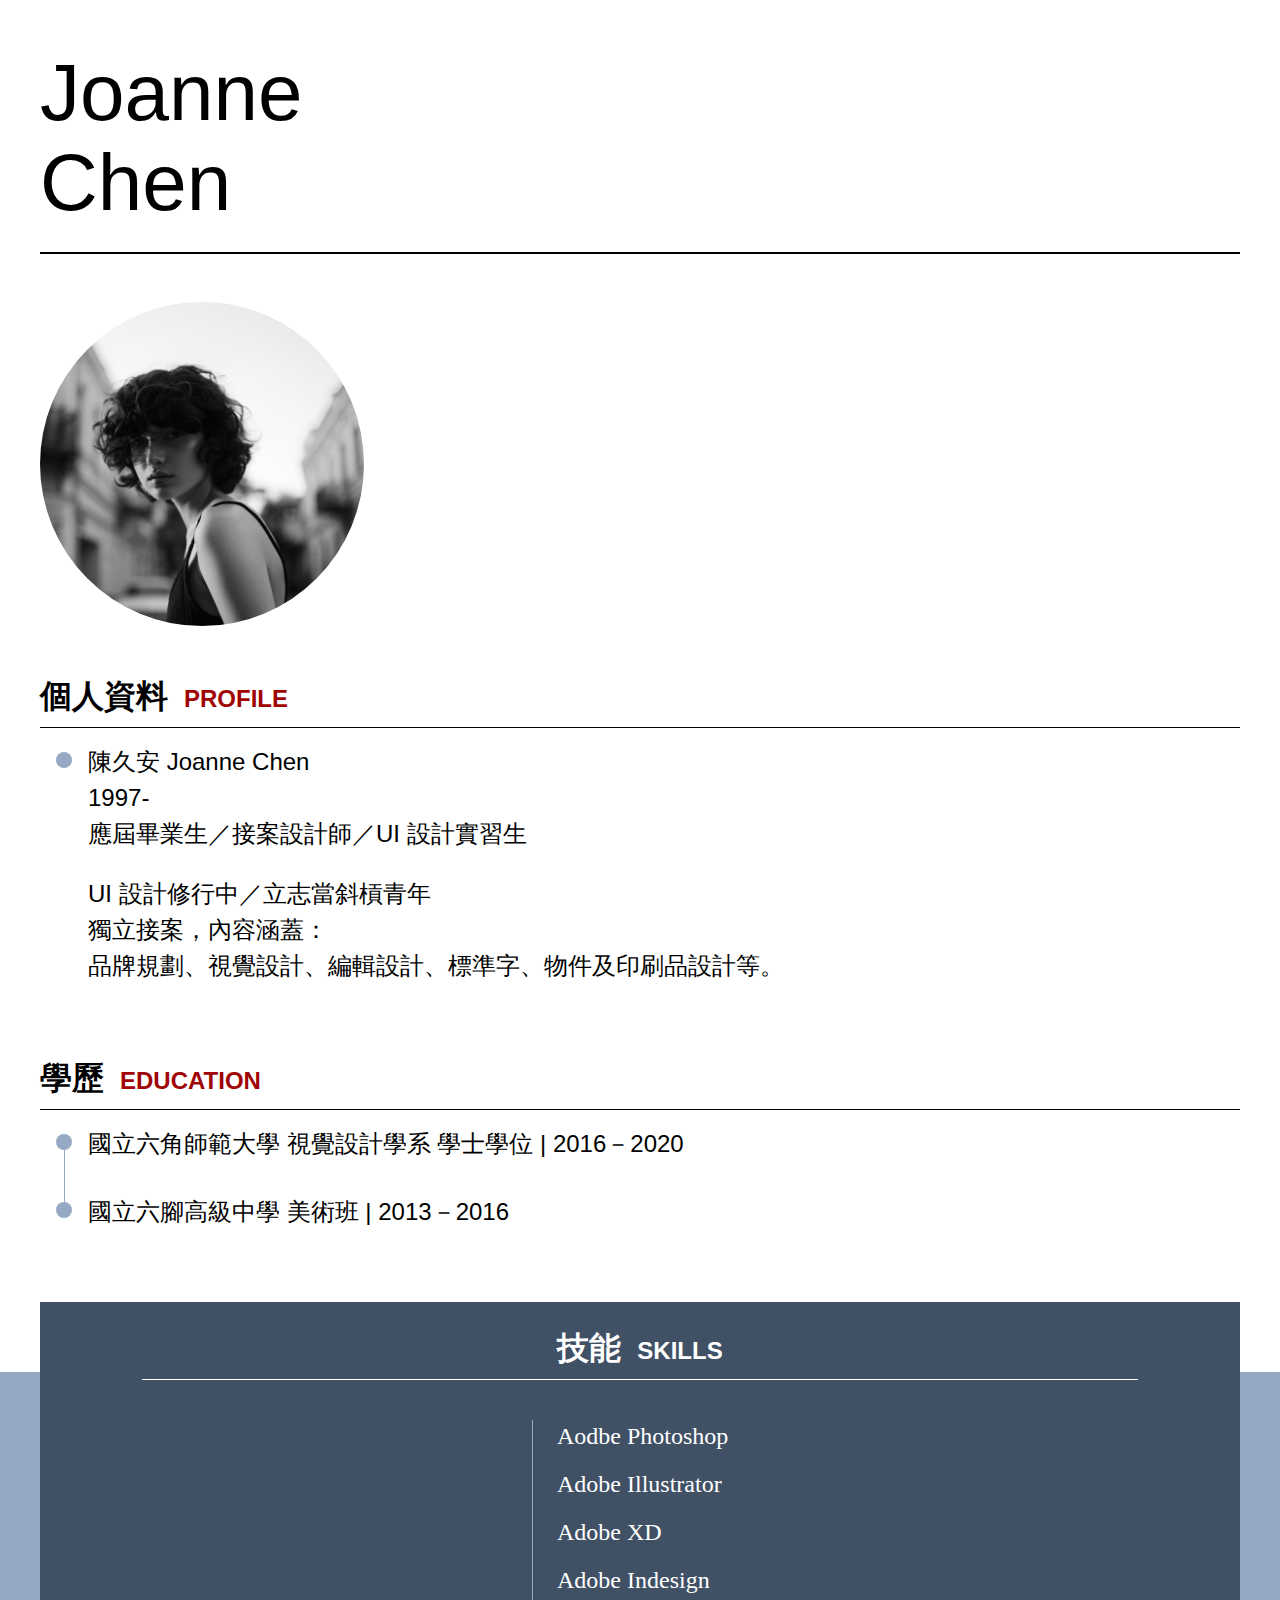
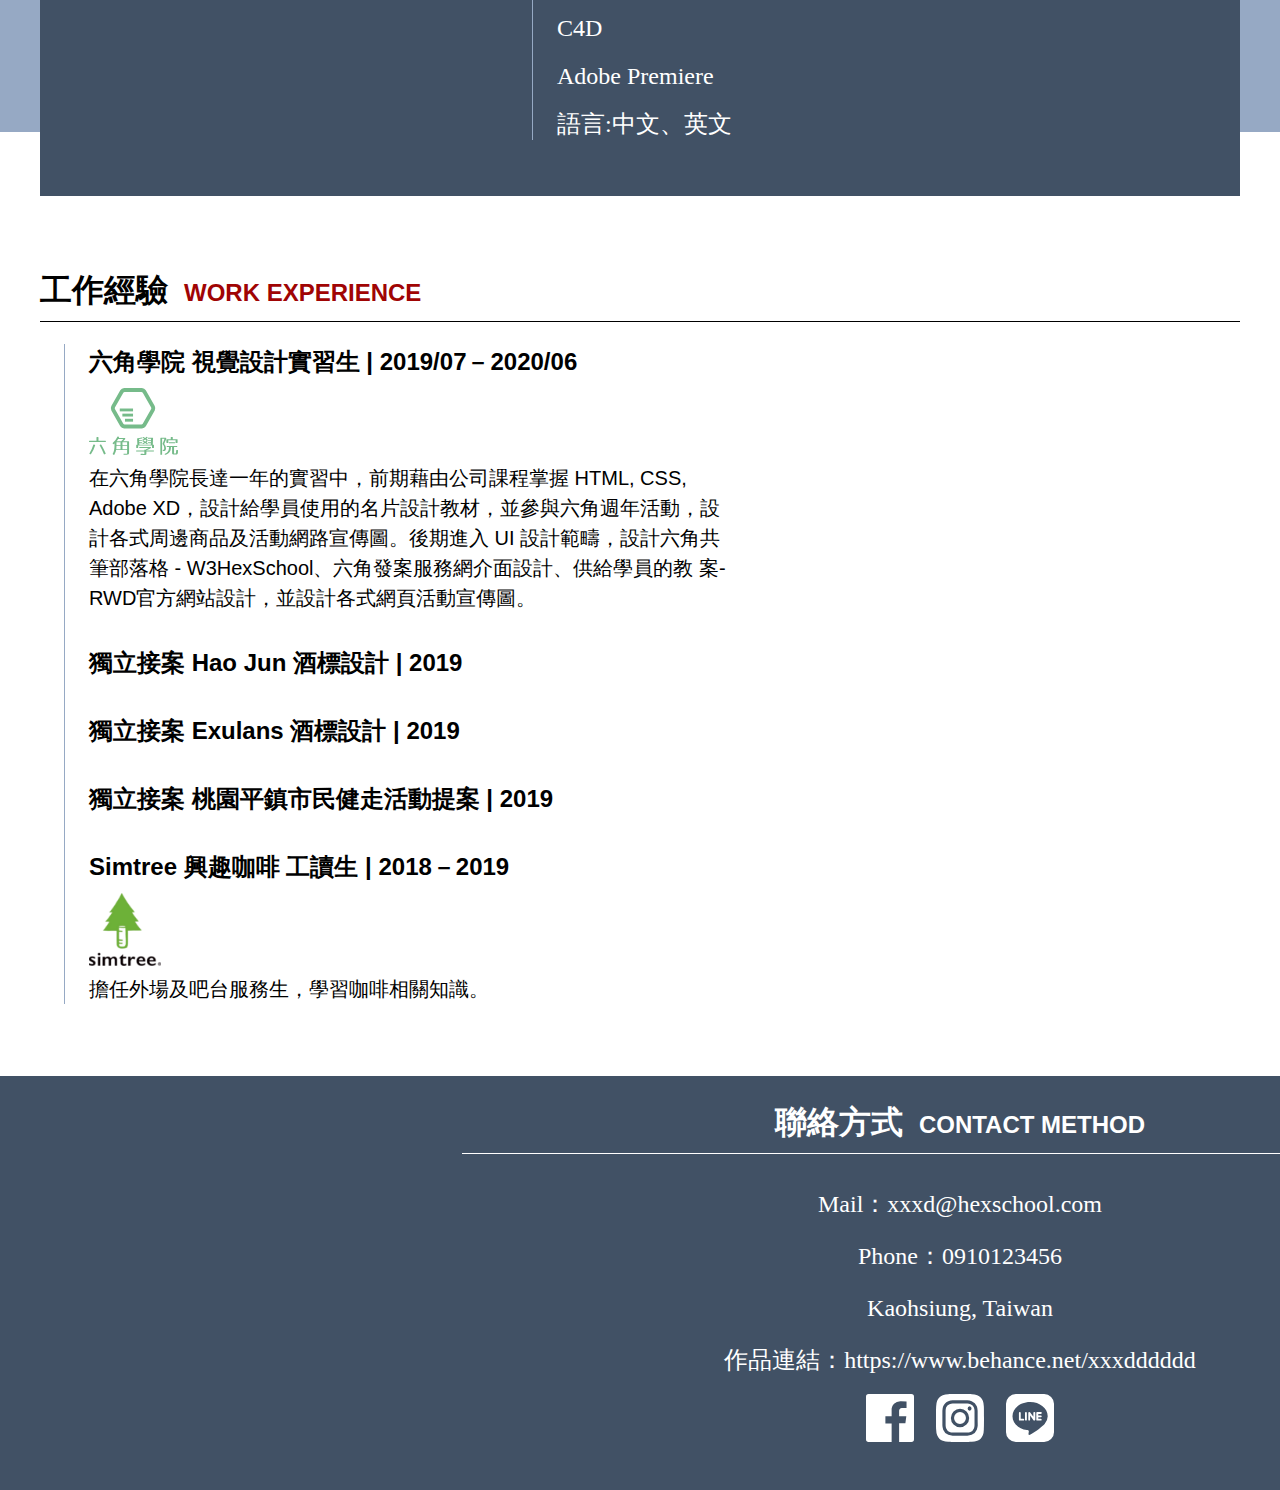
<file: week1-resume/index.html>
<!DOCTYPE html>
<html lang="en">

<head>
  <meta charset="UTF-8">
  <meta name="viewport" content="width=device-width, initial-scale=1.0">
  <title>Resume</title>
  <link rel="stylesheet" href="css/style.css">
</head>

<body>
  <div class="wrap">
    <!-- --------------------- header--------------------- -->
    <div class="header container mb-48">
      <h1>Joanne<br>Chen</h1>
      <img src="img/photo.png" alt="">
    </div>

    <!-- --------------------- profile--------------------- -->
    <div class="profile container">
      <h2 class="title">個人資料<span>PROFILE</span></h2>
      <ul class="pro-content">
        <li class="pro-info mb-48">
          <p>陳久安 Joanne Chen<br>1997-<br>應屆畢業生／接案設計師／UI 設計實習生</p>
          <p>UI 設計修行中／立志當斜槓青年<br>獨立接案，內容涵蓋：<br>品牌規劃、視覺設計、編輯設計、標準字、物件及印刷品設計等。</p>
        </li>
      </ul>
    </div>

    <!-- --------------------- education--------------------- -->
    <div class="education container">
      <h2 class="title">學歷<span>EDUCATION</span></h2>
      <ul class="timeLine">
        <li>國立六角師範大學 視覺設計學系 學士學位 | 2016－2020
        </li>
        <li>國立六腳高級中學 美術班 | 2013－2016</li>
      </ul>
    </div>

    <!-- --------------------- skills--------------------- -->
    <div class="skill">
      <h2 class="title2">技能<span>SKILLS</span></h2>
      <ul class="skillList">
        <li class="skillListItem">Aodbe Photoshop</li>
        <li class="skillListItem">Adobe Illustrator</li>
        <li class="skillListItem">Adobe XD</li>
        <li class="skillListItem">Adobe Indesign</li>
        <li class="skillListItem">C4D</li>
        <li class="skillListItem">Adobe Premiere</li>
        <li class="skillListItem">語言:中文、英文</li>
      </ul>
    </div>

    <!-- --------------------- experience--------------------- -->
    <div class="exp container">
      <h2 class="title">工作經驗<span>WORK EXPERIENCE</span></h2>
      <ul class="exp-content">
        <li>
          <h3>六角學院 視覺設計實習生 | 2019/07－2020/06</h3>
          <img src="img/Group 1.svg" alt="">
          <p>在六角學院長達一年的實習中，前期藉由公司課程掌握 HTML, CSS, Adobe
            XD，設計給學員使用的名片設計教材，並參與六角週年活動，設計各式周邊商品及活動網路宣傳圖。後期進入 UI 設計範疇，設計六角共筆部落格
            - W3HexSchool、六角發案服務網介面設計、供給學員的教 案- RWD官方網站設計，並設計各式網頁活動宣傳圖。</p>
        </li>
        <li>
          <h3>獨立接案 Hao Jun 酒標設計 | 2019</h3>
        </li>
        <li>
          <h3>獨立接案 Exulans 酒標設計 | 2019</h3>
        </li>
        <li>
          <h3>獨立接案 桃園平鎮市民健走活動提案 | 2019</h3>
        </li>
        <li>
          <h3>Simtree 興趣咖啡 工讀生 | 2018－2019</h3>
          <img src="img/simtree.png" alt="">
          <p>擔任外場及吧台服務生，學習咖啡相關知識。</p>
        </li>
      </ul>
    </div>

    <!-- --------------------- contact--------------------- -->
    <div class="contact">
      <h2 class="title2">聯絡方式<span>CONTACT METHOD</span></h2>
      <ul class="con-info">
        <li>Mail：xxxd@hexschool.com</li>
        <li>Phone：0910123456</li>
        <li>Kaohsiung, Taiwan</li>
        <li>作品連結：https://www.behance.net/xxxdddddd</li>
        <li>
          <a href="#"><img src="img/facebook.svg" class="icon"></a>
          <a href="#"><img src="img/instagram-alt.svg" class="icon"></a>
          <a href="#"><img src="img/line.svg" class="icon"></a>
        </li>
      </ul>
    </div>
  </div>
</body>

</html>
</file>
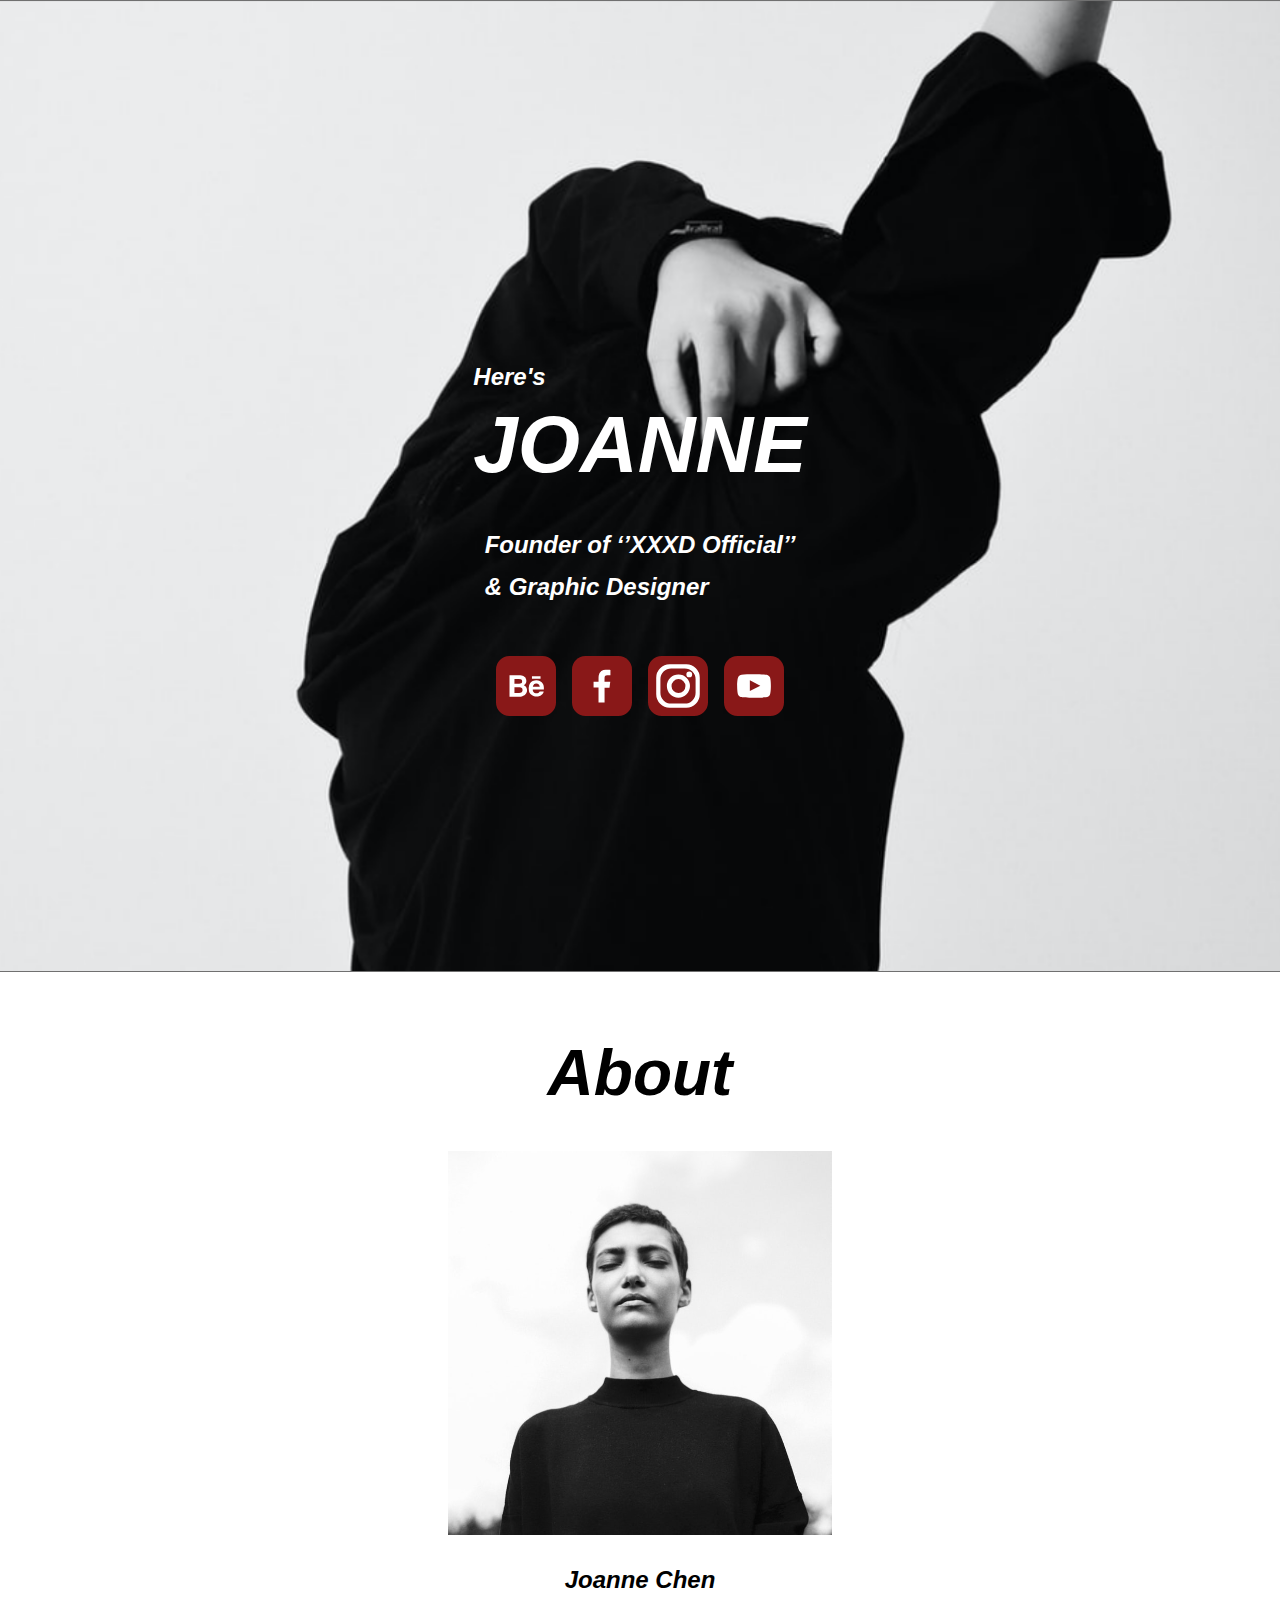
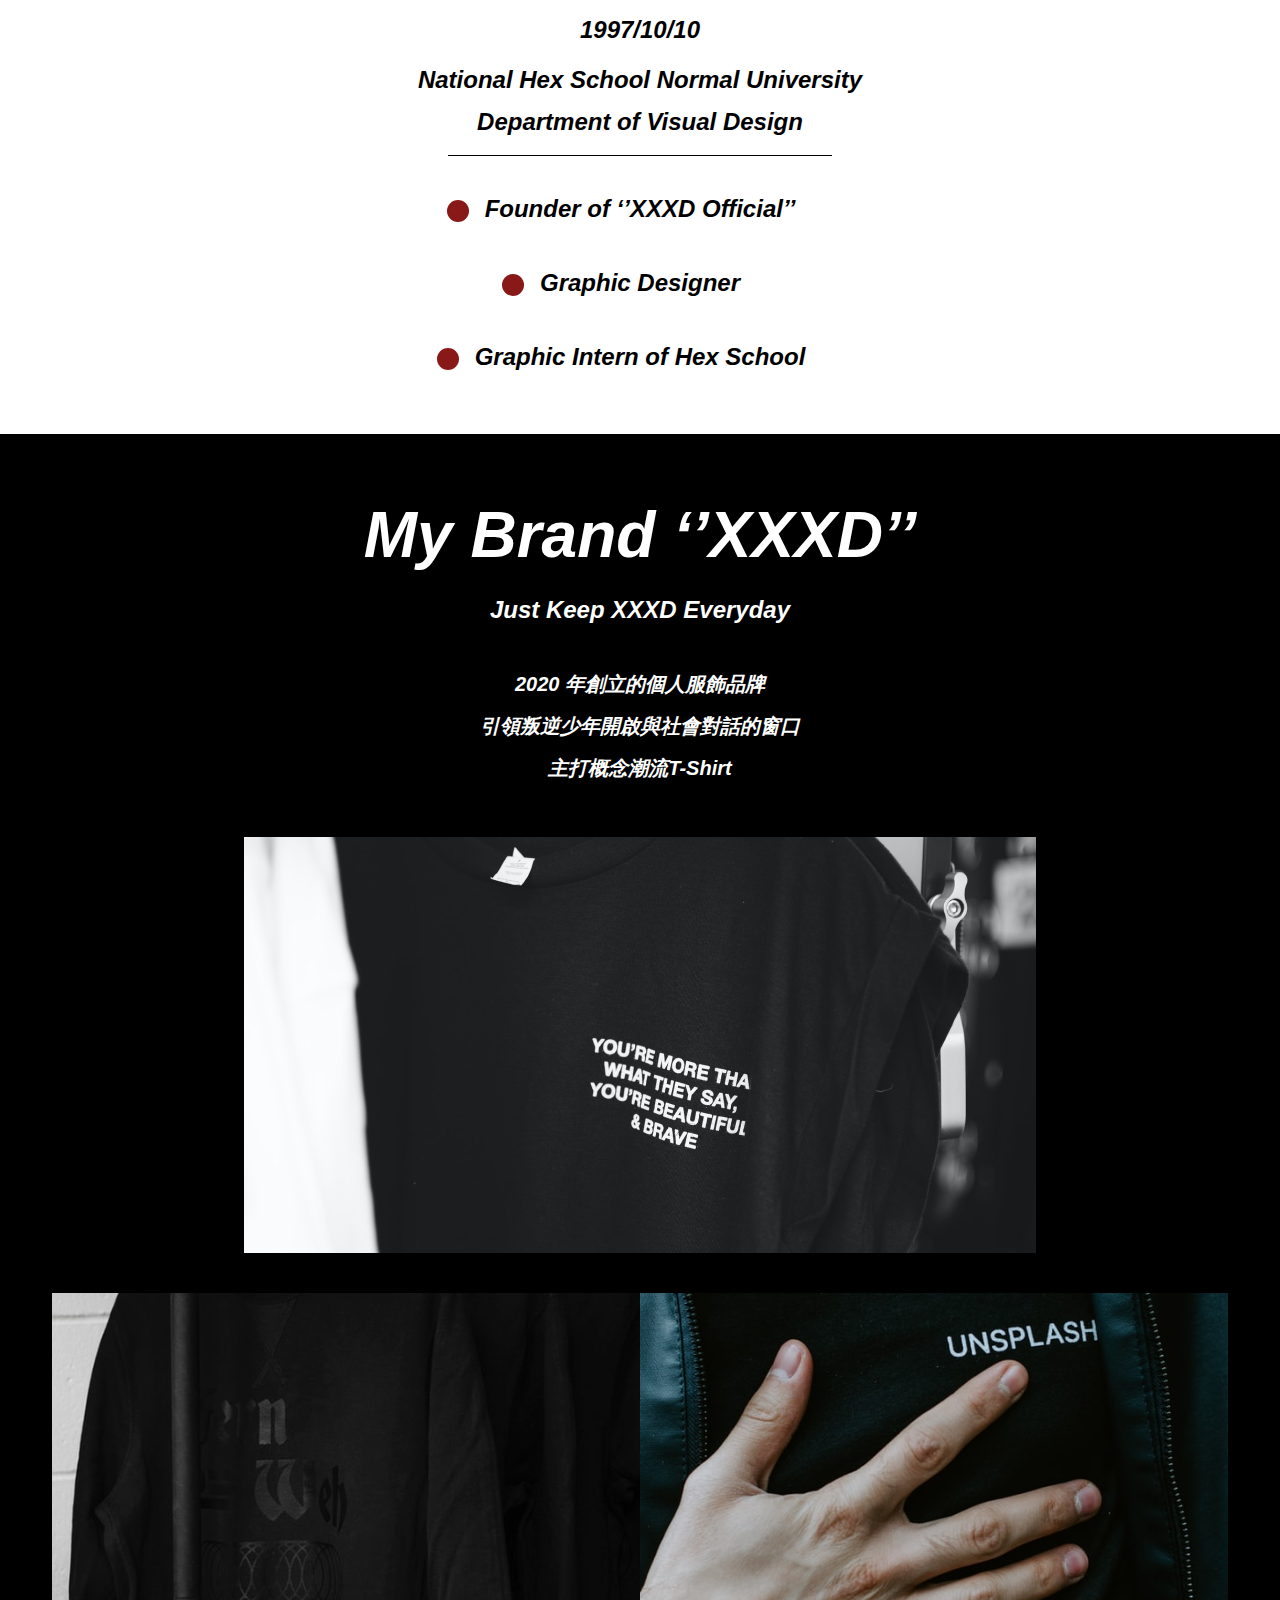
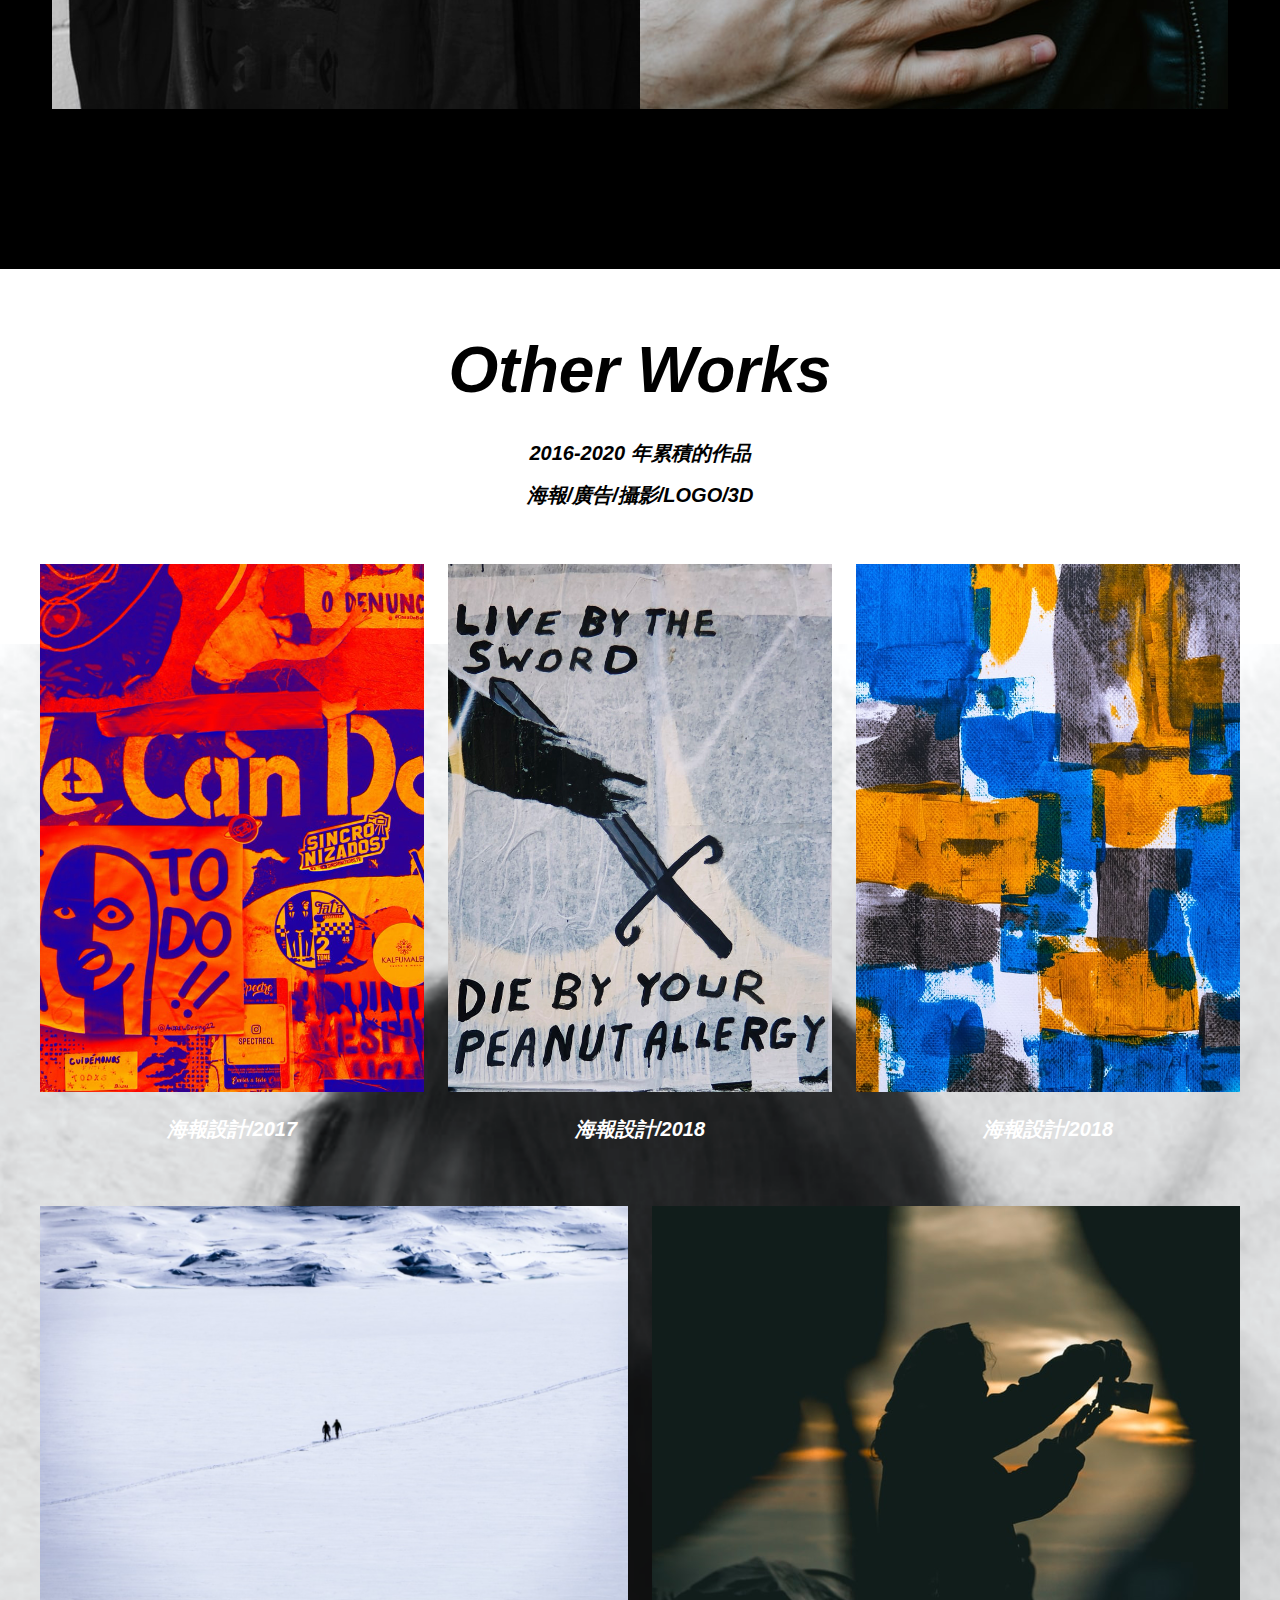
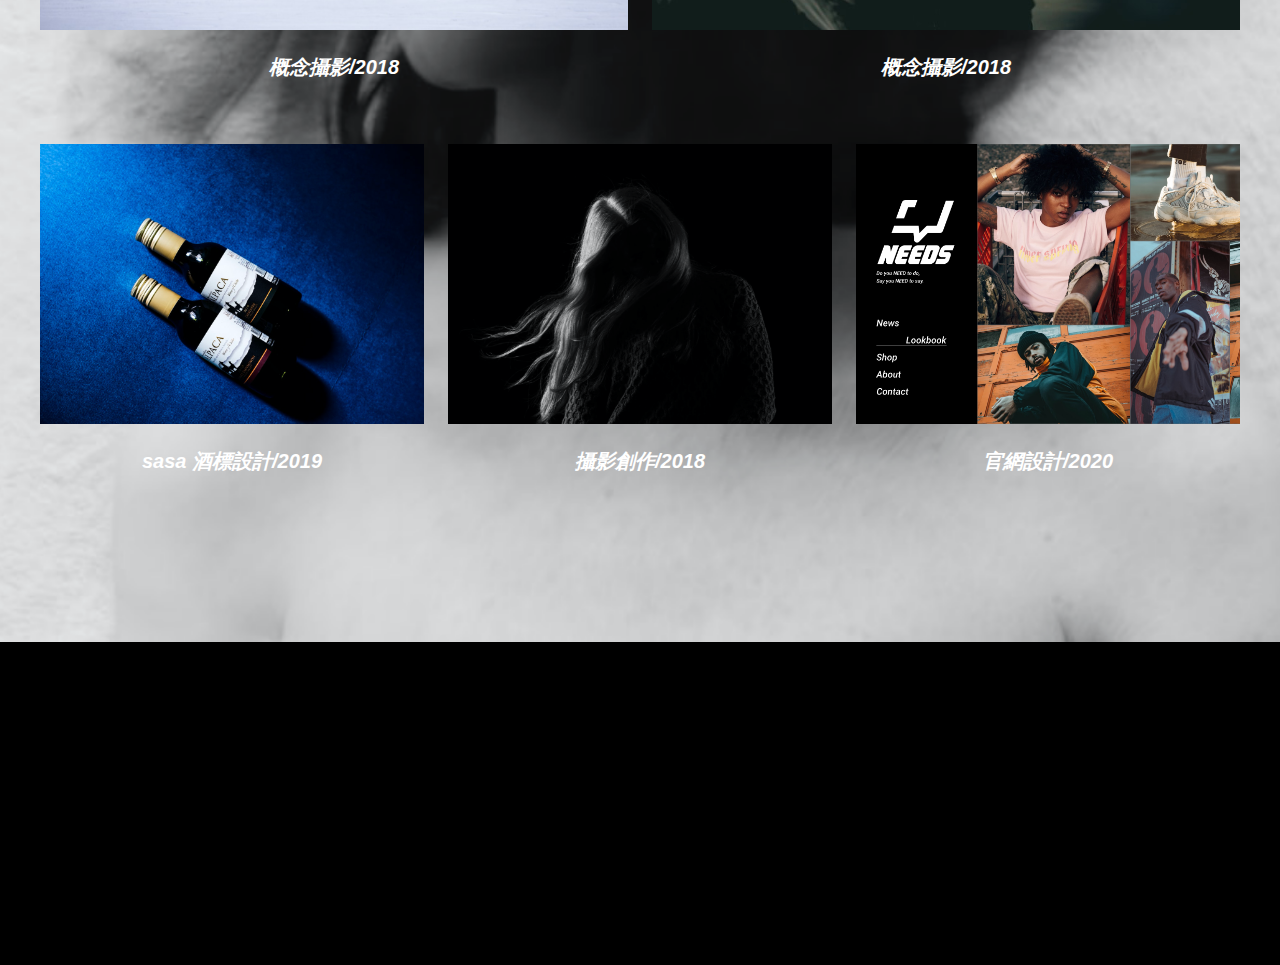
<file: week2-flexbox/index.html>
<!DOCTYPE html>
<html lang="en">

<head>
  <meta charset="UTF-8">
  <meta name="viewport" content="width=device-width, initial-scale=1.0">
  <title>flexbox</title>
  <link rel="stylesheet" href="css/reset.css">
  <link rel="stylesheet" href="css/style.css">
</head>

<body>
  <header class="header text-white bg-cover flex-center flex-column">
    <div class="header-title">
      <p>Here's</p>
      <h1>JOANNE</h1>
    </div>
    <h3>
      Founder of ‘’XXXD Official’’<br />
      & Graphic Designer
    </h3>
    <ul class="socialMedia d-flex">
      <li><a href="#"><img src="img/behance.svg" alt="Behance"></a></li>
      <li><a href="#"><img src="img/facebook.svg" alt="Facebook"></a></li>
      <li><a href="#"><img src="img/instagram.svg" alt="Instagram"></a></li>
      <li><a href="#"><img src="img/youtube.svg" alt="Youtube"></a></li>
    </ul>
  </header>
  <main>
    <section class="about text-center flex-center flex-column">
      <h2 class="title">About</h2>
      <img src="img/photo.png" alt="">
      <p>Joanne Chen</p>
      <p>1997/10/10</p>
      <p>
        National Hex School Normal University<br>
        Department of Visual Design
      </p>
      <ul class="experience">
        <li><span>Founder of ‘’XXXD Official’’</span></li>
        <li><span>Graphic Designer</span></li>
        <li><span>Graphic Intern of Hex School</span></li>
      </ul>
    </section>
    <section class="brand text-white text-center">
      <h2 class="title mb-2">My Brand ‘’XXXD’’</h2>
      <h3>Just Keep XXXD Everyday</h3>
      <p class="text-p mb-6">
        2020 年創立的個人服飾品牌<br />
        引領叛逆少年開啟與社會對話的窗口<br />
        主打概念潮流T-Shirt
      </p>
      <div class="brand-list flex-column flex-center">
        <ul class="brand-list-item mb-5">
          <li><img src="img/brand_img1.png" alt=""></li>
        </ul>
        <ul class="brand-list-item d-flex">
          <li><img src="img/brand_img2.png" alt=""></li>
          <li><img src="img/brand_img3.png" alt=""></li>
        </ul>
      </div>
    </section>
    <section class="work text-center">
      <h2 class="title mb-3">Other Works</h2>
      <p class="text-p mb-16">
        2016-2020 年累積的作品</br>
        海報/廣告/攝影/LOGO/3D
      </p>
      <div class="work-list bg-cover text-white flex-column flex-center">
        <ul class="work-list-item mb-7 d-flex container">
          <li>
            <img src="img/work_img1.png" alt="">
            <p class="text-p">海報設計/2017</p>
          </li>
          <li>
            <img src="img/work_img2.png" alt="">
            <p class="text-p">海報設計/2018</p>
          </li>
          <li>
            <img src="img/work_img3.png" alt="">
            <p class="text-p">海報設計/2018</p>
          </li>
        </ul>
        <ul class="work-list-item mb-7 d-flex container">
          <li>
            <img src="img/work_img4.png" alt="">
            <p class="text-p">概念攝影/2018</p>
          </li>
          <li>
            <img src="img/work_img5.png" alt="">
            <p class="text-p">概念攝影/2018</p>
          </li>
        </ul>
        <ul class="work-list-item d-flex container">
          <li>
            <img src="img/work_img6.png" alt="">
            <p class="text-p">sasa 酒標設計/2019</p>
          </li>
          <li>
            <img src="img/work_img7.png" alt="">
            <p class="text-p">攝影創作/2018</p>
          </li>
          <li>
            <img src="img/work_img8.png" alt="">
            <p class="text-p">官網設計/2020</p>
          </li>
        </ul>
      </div>
    </section>
  </main>
  <footer class="contact text-center">
    <h2 class="title mb-2">Contact</h2>
    <p>Mail：xxxd@hexschool.com</p>
    <p>Phone Number：0910123456</p>
  </footer>
</body>

</html>
</file>
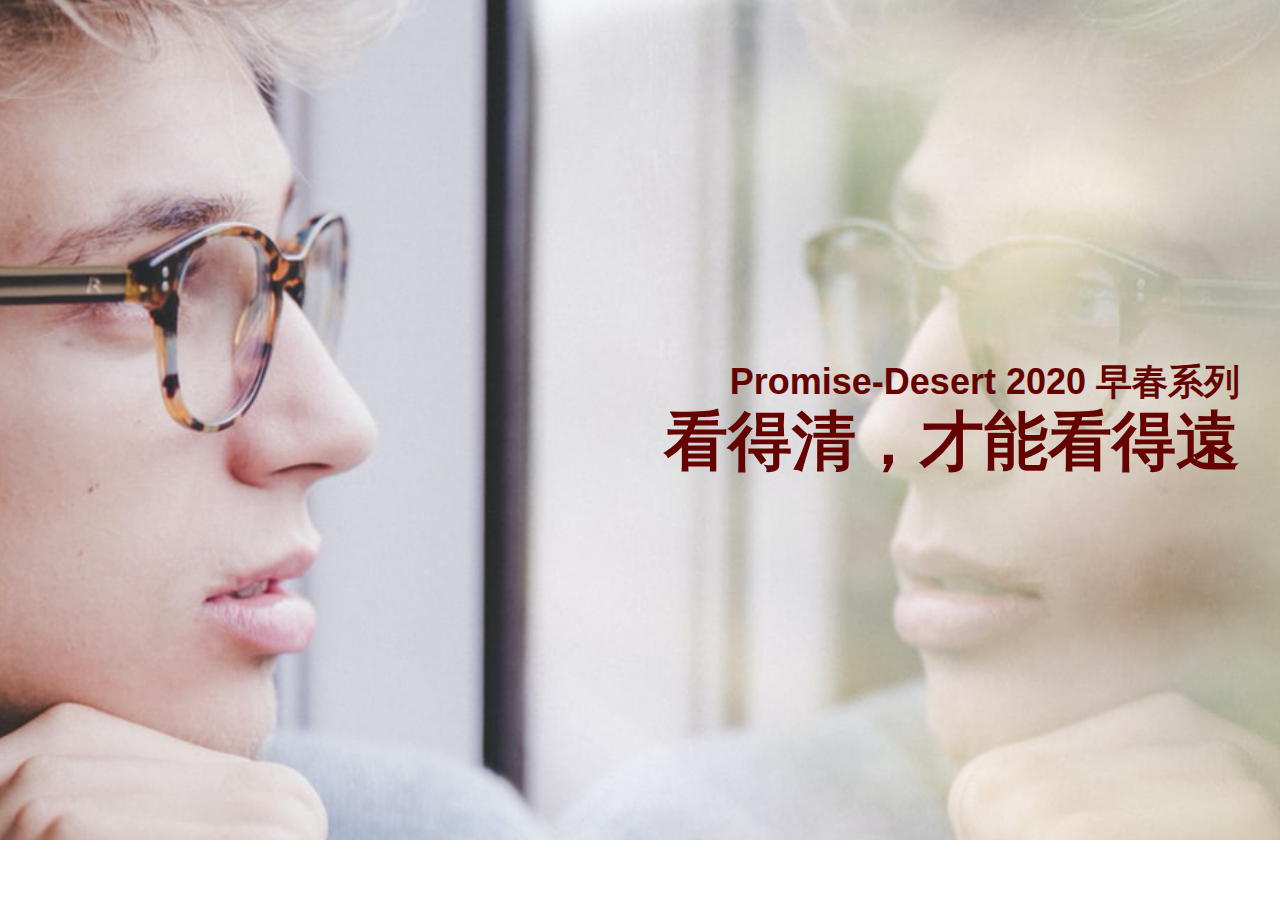
<file: week3-RWD/index.html>
<!DOCTYPE html>
<html lang="en">

<head>
  <meta charset="UTF-8">
  <meta name="viewport" content="width=device-width, initial-scale=1.0">
  <title>RWD</title>
  <link rel="stylesheet" href="css/reset.css">
  <link rel="stylesheet" href="css/all.css">
</head>

<body>
  <nav></nav>
  <header class="header">
    <div class="container h-100">
      <div class="header-block h-100">
        <div class="header-title text-primary">
          <h2>Promise-Desert 2020 早春系列</h2>
          <h1>看得清，才能看得遠</h1>
        </div>
      </div>
    </div>
  </header>
  <main>
    <section></section>
    <section></section>
    <section></section>
    <section></section>
  </main>
</body>

</html>
</file>
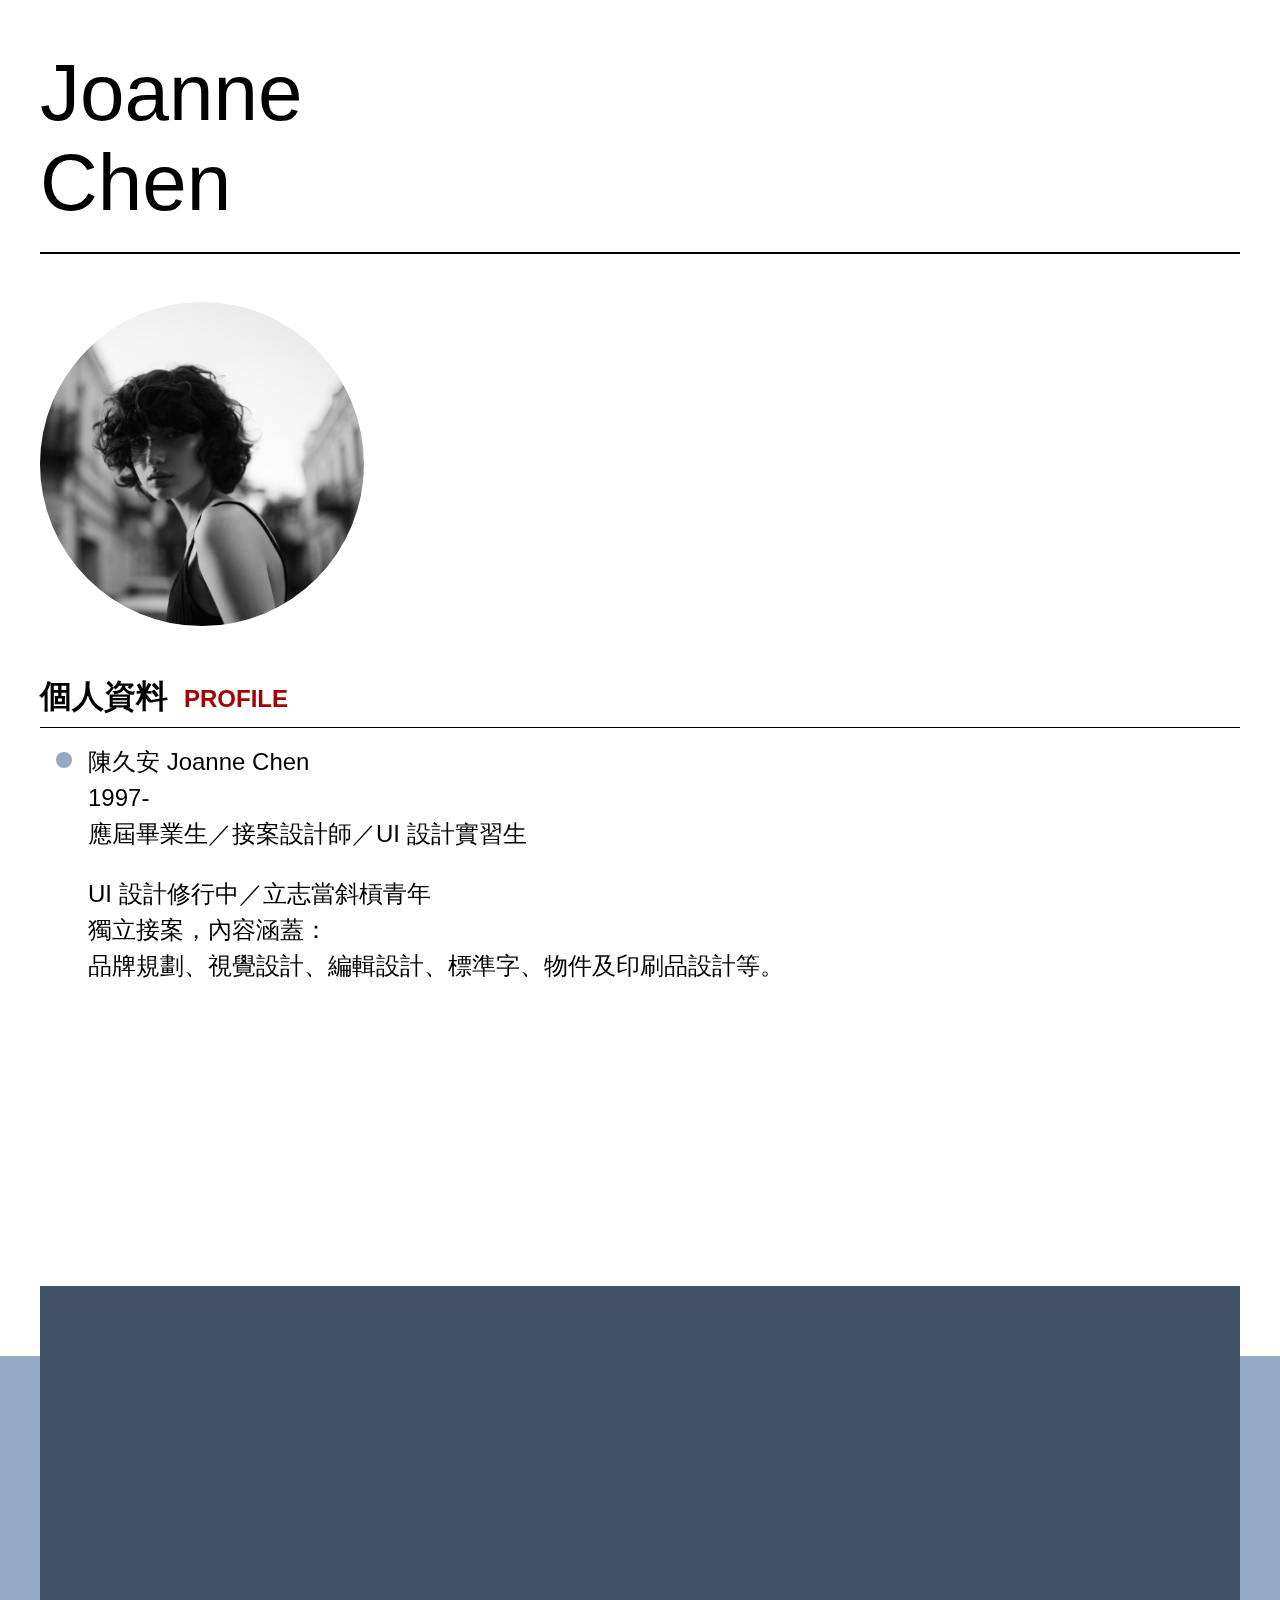
<file: week7-aos/index.html>
<!DOCTYPE html>
<html lang="en">

<head>
  <meta charset="UTF-8">
  <meta name="viewport" content="width=device-width, initial-scale=1.0">
  <title>Resume</title>
  <link rel="stylesheet" href="css/style.css">
</head>

<body>
  <div class="wrap">
    <!-- --------------------- header--------------------- -->
    <div class="header container mb-48" data-aos="zoom-in-up">
      <h1>Joanne<br>Chen</h1>
      <img src="img/photo.png" alt="">
    </div>

    <!-- --------------------- profile--------------------- -->
    <div class="profile container section">
      <h2 class="title" data-aos="fade-up">個人資料<span>PROFILE</span></h2>
      <ul class="pro-content" data-aos="fade-left">
        <li class="pro-info">
          <p>陳久安 Joanne Chen<br>1997-<br>應屆畢業生／接案設計師／UI 設計實習生</p>
          <p>UI 設計修行中／立志當斜槓青年<br>獨立接案，內容涵蓋：<br>品牌規劃、視覺設計、編輯設計、標準字、物件及印刷品設計等。</p>
        </li>
      </ul>
    </div>

    <!-- --------------------- education--------------------- -->
    <div class="education container section">
      <h2 class="title" data-aos="fade-up">學歷<span>EDUCATION</span></h2>
      <ul class="timeLine font-size" data-aos="fade-left">
        <li>國立六角師範大學 視覺設計學系 學士學位 | 2016－2020
        </li>
        <li>國立六腳高級中學 美術班 | 2013－2016</li>
      </ul>
    </div>

    <!-- --------------------- skills--------------------- -->
    <div class="skill-bg">
      <div class="skill container section">
        <h2 class="title2" data-aos="fade-up">技能<span>SKILLS</span></h2>
        <ul class="skillList font-size" data-aos="fade-left">
          <li>Aodbe Photoshop</li>
          <li>Adobe Illustrator</li>
          <li>Adobe XD</li>
          <li>Adobe Indesign</li>
          <li>C4D</li>
          <li>Adobe Premiere</li>
          <li>語言:中文、英文</li>
        </ul>
      </div>
    </div>

    <!-- --------------------- experience--------------------- -->
    <div class="exp container section">
      <h2 class="title" data-aos="fade-up">工作經驗<span>WORK EXPERIENCE</span></h2>
      <ul class="exp-content font-size" data-aos="fade-left">
        <li>
          六角學院 視覺設計實習生 | 2019/07－2020/06
          <img src="img/Group 1.svg" alt="">
          <p>在六角學院長達一年的實習中，前期藉由公司課程掌握 HTML, CSS, Adobe
            XD，設計給學員使用的名片設計教材，並參與六角週年活動，設計各式周邊商品及活動網路宣傳圖。後期進入 UI 設計範疇，設計六角共筆部落格
            - W3HexSchool、六角發案服務網介面設計、供給學員的教 案- RWD官方網站設計，並設計各式網頁活動宣傳圖。</p>
        </li>
        <li>獨立接案 Hao Jun 酒標設計 | 2019</li>
        <li>獨立接案 Exulans 酒標設計 | 2019</li>
        <li>獨立接案 桃園平鎮市民健走活動提案 | 2019</li>
        <li>
          Simtree 興趣咖啡 工讀生 | 2018－2019
          <img src="img/simtree.png" alt="">
          <p>擔任外場及吧台服務生，學習咖啡相關知識。</p>
        </li>
      </ul>
    </div>

    <!-- --------------------- contact--------------------- -->
    <div class="contact">
      <h2 class="title2" data-aos="fade-up">聯絡方式<span>CONTACT METHOD</span></h2>
      <ul class="font-size" data-aos="fade-left">
        <li>Mail：xxxd@hexschool.com</li>
        <li>Phone：0910123456</li>
        <li>Kaohsiung, Taiwan</li>
        <li>作品連結：
          <a href="#">https://www.behance.net/xxxdddddd</a>
        </li>
        <li>
          <a href="#"><img src="img/facebook.svg" class="icon"></a>
          <a href="#"><img src="img/instagram-alt.svg" class="icon"></a>
          <a href="#"><img src="img/line.svg" class="icon"></a>
        </li>
      </ul>
    </div>
  </div>
  <link rel="stylesheet" href="https://unpkg.com/aos@next/dist/aos.css" />
  <script src="https://unpkg.com/aos@next/dist/aos.js"></script>
  <script>
    AOS.init({
      // Global settings:
      disable: false, // accepts following values: 'phone', 'tablet', 'mobile', boolean, expression or function
      startEvent: 'DOMContentLoaded', // name of the event dispatched on the document, that AOS should initialize on
      initClassName: 'aos-init', // class applied after initialization
      animatedClassName: 'aos-animate', // class applied on animation
      useClassNames: false, // if true, will add content of `data-aos` as classes on scroll
      disableMutationObserver: false, // disables automatic mutations' detections (advanced)
      debounceDelay: 50, // the delay on debounce used while resizing window (advanced)
      throttleDelay: 99, // the delay on throttle used while scrolling the page (advanced)


      // Settings that can be overridden on per-element basis, by `data-aos-*` attributes:
      offset: 120, // offset (in px) from the original trigger point
      delay: 0, // values from 0 to 3000, with step 50ms
      duration: 800, // values from 0 to 3000, with step 50ms
      easing: 'ease', // default easing for AOS animations
      once: false, // whether animation should happen only once - while scrolling down
      mirror: false, // whether elements should animate out while scrolling past them
      anchorPlacement: 'top-bottom', // defines which position of the element regarding to window should trigger the animation

    });
  </script>
</body>

</html>
</file>
<file: week1-resume/css/style.css>
html, body, div, span, applet, object, iframe,
h1, h2, h3, h4, h5, h6, p, blockquote, pre,
a, abbr, acronym, address, big, cite, code,
del, dfn, em, img, ins, kbd, q, s, samp,
small, strike, strong, sub, sup, tt, var,
b, u, i, center,
dl, dt, dd, ol, ul, li,
fieldset, form, label, legend,
table, caption, tbody, tfoot, thead, tr, th, td,
article, aside, canvas, details, embed, 
figure, figcaption, footer, header, hgroup, 
menu, nav, output, ruby, section, summary,
time, mark, audio, video {
  margin: 0;
  padding: 0;
  border: 0;
  font-size: 100%;
  font: inherit;
  vertical-align: baseline;
}
/* HTML5 display-role reset for older browsers */
article, aside, details, figcaption, figure, 
footer, header, hgroup, menu, nav, section {
  display: block;
}
body {
  line-height: 1;
}
ol, ul {
  list-style: none;
}
blockquote, q {
  quotes: none;
}
blockquote:before, blockquote:after,
q:before, q:after {
  content: '';
  content: none;
}
table {
  border-collapse: collapse; /*td跟td之間重疊合併在一起*/
  border-spacing: 0; /*距離0px*/
}
*, *::before, *::after {
box-sizing: border-box;
}
.wrap {
  max-width: 1920px;
  margin: 0 auto;
}
.container {
  font-family: 'PingFang TC', sans-serif;
  max-width: 1200px;
  margin: 0 auto;
}
.mb-48 {
  margin-bottom: 48px;
}
.title {
  font-size: 32px;
  font-weight: bold;
  line-height: 45px;
  padding-bottom: 8px;
  margin-bottom: 16px;
  border-bottom: 1px solid #000;
}
.title span {
  font-family: Roboto, sans-serif;
  font-size: 24px;
  line-height: 32px;
  color: #A00404;
  margin-left: 16px;
}
.title2{
  width: 996px;
  font-size: 32px;
  font-weight: bold;
  line-height: 45px;
  color: #FFFFFF;
  padding-bottom: 8px;
  padding-top: 24px; 
  border-bottom: 1px solid #FFFFFF;
	text-align: center;
  margin: 0 auto;
} 
.title2 span{
  font-family: Roboto, sans-serif;
  font-size: 24px;
  line-height: 32px;
  color: #FFFFFF;
  margin-left: 16px;
}
/* ----------------header---------------- */
.header h1 {
  font-family: 'Andale Mono',sans-serif;
  font-size: 80px;
  line-height: 90px;
  border-bottom: 2px solid #000;
  padding-bottom: 24px;
  margin: 48px 0;
}
.header img {
  display: block;
}
/* ----------------profile---------------- */
.pro-content {
  padding-left: 48px;
  /* 讓偽元素以 ul 做為定位點 */
  position: relative;
}
.pro-info {
  /* font-family: 'PingFang TC', sans-serif; */
  font-size: 24px;
  line-height: 36px;
}
.pro-info::before {
  content: "";
  /* 偽元素需設定成絕對位置 */
  position: absolute;
  width: 16px;
  height: 16px;
  background-color: #96A9C4;
  border-radius: 50%;
  left: 16px;
  top: 8px;
}
.pro-info p {
  padding-bottom: 24px;
}
/* ----------------education---------------- */
.timeLine li {
  font-size: 24px;
  line-height: 36px;
  padding-bottom: 32px;
  padding-left: 48px;
  position: relative;
}
.timeLine li::before {
  content: "";
  /* 偽元素需設定成絕對位置 */
  position: absolute;
  width: 16px;
  height: 16px;
  background-color: #96A9C4;
  border-radius: 50%;
  left: 16px;
  top: 8px;
}
.timeLine {
  position: relative;
  margin-bottom: 40px;
}
.timeLine::before {
  content: "";
  /* 偽元素需設定成絕對位置 */
  position: absolute;
  width: 1px;
  background-color: #96A9C4;
  /* 設定 top 0px, bottom 0px 時，線條會剛好撐滿整個 ul 的高度 36+32+36=104px */
  /* 線條往下縮減到切圓下緣，8 + 16(圓直徑) = 24px */
  top: 24px;
  /* 線條往上縮減到切圓上緣，32(padding bottom) + 12 + 16(圓直徑) = 28px */
  bottom: 56px;
  /* 線條對準圓心，往左 16（切圓周）+ 8（圓半徑）= 24px */
  left: 24px;
}
/* ----------------skills---------------- */
.skill {
  max-width: 1200px;
  position: relative;
  /* height: 494px; */
  background-color: #415165;
  color: #FFFFFF;
  padding-bottom: 40px;
  margin: 0 auto 72px;
}
.skill h2 {
  margin-bottom: 40px;
}
.skillList {
  width: 216px;
  padding-left: 24px;
  border-left: 1px solid #96A9C4;
	margin: 0 auto;
}
.skillListItem {
  font-size: 24px;
  line-height: 32px;
  font-weight: lighter;
  margin-bottom: 16px;
}
.skill::after {
  content: "";
  position: absolute;
  width: 1920px;
  height: 360px;
  background-color: #96A9C4;
  left: -360px;
  top: 70px;
  z-index: -1;
}
/* ----------------experience---------------- */
.exp h2 {
  margin-bottom: 22px;
}
.exp h3 {
  font-size: 24px;
  line-height: 36px;
}
.exp-content {
  margin-left: 24px;
  margin-bottom: 72px;
  padding-left: 24px;
  border-left: 1px solid #96A9C4;
}
.exp-content li {
  font-weight: bold;
  margin-bottom: 32px;

}
.exp-content p {
  width: 642px;
  font-size: 20px;
  font-weight: normal;
  line-height: 30px;
}
.exp-content img {
  margin-top: 8px;
  margin-bottom: 8px;
  display: block;
}
/* ----------------contact---------------- */
.contact {
  width: 1920px;
  /* height: 401px; */
  background: #415165; 
  color: #FFFFFF;
  text-align: center;
  padding-bottom: 22px;
}
.contact h2 {
  margin-bottom: 32px;
}
.con-info{
  font-size: 24px;
  line-height: 36px;
  font-weight: lighter;
}
.con-info li{
  margin-bottom: 16px;
}
.icon {
  margin: 0 8px;
}
</file>
<file: week2-flexbox/css/style.css>
body {
  font-family: Roboto, sans-serif;
  font-size: 24px;
  line-height: 42px;
  font-style: italic;
  font-weight: bold;
}
.container {
  width: 1200px;
  margin: 0 auto;
}
.mb-2 {
  margin-bottom: 16px;
}
.mb-3 {
  margin-bottom: 24px;
}
.mb-5 {
  margin-bottom: 40px;
}
.mb-6 {
  margin-bottom: 48px;
}
.mb-7 {
  margin-bottom: 56px;
}
.mb-16 {
  margin-bottom: 128px;
}
h1 {
  font-size: 80px;
  line-height: 94px;
  margin-bottom: 32px;  
}
.title {
  font-size: 64px;
  line-height: 75px;
  padding-top: 64px;
}
.text-p {
  font-size: 20px;
  line-height: 42px;
}
.text-white {
  color: white;
}
.text-center {
  text-align: center;
}
.d-flex {
  display: flex;
}
.flex-column {
  flex-direction: column;
}
.flex-center {
  display: flex;
  justify-content: center;
  align-items: center;
}
.header {
  background-image: url(../img/banner.png);
  padding-top: 356px;
  padding-bottom: 256px;
}
.header h3 {
  margin-bottom: 48px;
}
.socialMedia img {
  display: block;
  margin: 0 8px;
}
.about img {
  margin-top: 40px;
  margin-bottom: 24px;
  display: block;
}
.about p {
  margin-bottom: 8px;
}
.about p:nth-last-of-type(1) {
  margin-bottom: 12px;
}
.experience {
  padding-top: 32px;
  padding-bottom: 56px;
  width: 384px;
  border-top: 1px solid black;
}
.experience li span {
  position: relative;
}
.experience li span:before {
  position: absolute;
  content: "";
  width: 22px;
  height: 22px;
  border-radius: 50%;
  background-color: #891818;
  left: -38px;
  top: 5px;
}
.experience li:not(:last-child) {
  margin-bottom:32px;
}
.brand {
  background-color: black;
  padding-bottom: 160px;
}
.brand h3 {
  margin-bottom: 32px;
}
.brand-list img {
  display: block;
}
.brand-list-item {
  justify-content: space-between;
}
/* .brand-list-item img:nth-last-of-type(1) {
  margin-left: 24px;
} */
.work-list {
  background-image: url(../img/bg.png);
  padding-bottom: 160px;
}
.work-list img {
  display: block;
  margin-bottom: 16px;
}
.bg-cover {
  background-position: center center;
  background-repeat: no-repeat;
  background-size: cover;
}
.work-list-item {
  justify-content: space-between;
}
.work-list-item:first-child {
  margin-top: -80px;
}
.contact {
  background-color: black;
  padding-bottom: 80px;
}
.contact p {
  line-height: 36px;
}
.contact p:not(:last-child) {
  margin-bottom: 16px;
}
</file>
<file: week3-RWD/css/all.css>
/* 
primary: #AA0601
primary-light: #AA06010D
primary-dark: #650300
*/


body {
  font-family: -apple-system, BlinkMacSystemFont, "Segoe UI", "Microsoft JhengHei", Roboto, "Helvetica Neue", Arial, sans-serif;
  line-height: 1.5;
}

h1, h2, h3, h4, h5, h6 {
  line-height: 1.2;
  font-weight: bold;
}

.container {
  max-width: 1224px;
  margin: 0 auto;
  padding-right: 12px;
  padding-left: 12px;
}

/* header */
.header {
  height: 840px;
  background-image: url(../img/banner.png);
  background-position: center center;
  border-style: cover;
}

.header-block {
  display: flex;
  justify-content: flex-end;
  align-items: center;
}

.header-title {
  text-align: right;
}

.header-title h1 {
  font-size: 64px;
}

.header-title h2 {
  font-size: 36px;
}

/* utilities */
.h-100 {
  height: 100%;
}

.text-primary {
  color: #650300
}
</file>
<file: week7-aos/css/style.css>
html, body, div, span, applet, object, iframe,
h1, h2, h3, h4, h5, h6, p, blockquote, pre,
a, abbr, acronym, address, big, cite, code,
del, dfn, em, img, ins, kbd, q, s, samp,
small, strike, strong, sub, sup, tt, var,
b, u, i, center,
dl, dt, dd, ol, ul, li,
fieldset, form, label, legend,
table, caption, tbody, tfoot, thead, tr, th, td,
article, aside, canvas, details, embed, 
figure, figcaption, footer, header, hgroup, 
menu, nav, output, ruby, section, summary,
time, mark, audio, video {
  margin: 0;
  padding: 0;
  border: 0;
  font-size: 100%;
  font: inherit;
  vertical-align: baseline;
}
/* HTML5 display-role reset for older browsers */
article, aside, details, figcaption, figure, 
footer, header, hgroup, menu, nav, section {
  display: block;
}
body {
  line-height: 1;
}
ol, ul {
  list-style: none;
}
blockquote, q {
  quotes: none;
}
blockquote:before, blockquote:after,
q:before, q:after {
  content: '';
  content: none;
}
table {
  border-collapse: collapse; /*td跟td之間重疊合併在一起*/
  border-spacing: 0; /*距離0px*/
}
*, *::before, *::after {
box-sizing: border-box;
}
.wrap {
  /* 1920px 是滿版寬的意思，可以不用設定 */
  /* max-width: 1920px; */
  margin: 0 auto;
}
.container {
  font-family: 'PingFang TC', sans-serif;
  max-width: 1200px;
  margin: 0 auto;
}
.font-size{
  font-size: 24px;
  line-height: 36px;
  font-weight: lighter;
}
.mb-48 {
  margin-bottom: 48px;
}
.section {
  margin-bottom: 72px;
}
.title {
  font-size: 32px;
  font-weight: bold;
  line-height: 45px;
  padding-bottom: 8px;
  margin-bottom: 16px;
  border-bottom: 1px solid #000;
}
.title span {
  font-family: Roboto, sans-serif;
  font-size: 24px;
  line-height: 32px;
  color: #A00404;
  margin-left: 16px;
}
.title2{
  width: 996px;
  font-size: 32px;
  font-weight: bold;
  line-height: 45px;
  color: #FFFFFF;
  padding-bottom: 8px;
  padding-top: 24px; 
  border-bottom: 1px solid #FFFFFF;
	text-align: center;
  margin: 0 auto;
} 
.title2 span{
  font-family: Roboto, sans-serif;
  font-size: 24px;
  line-height: 32px;
  color: #FFFFFF;
  margin-left: 16px;
}
/* ----------------header---------------- */
.header h1 {
  font-family: 'Andale Mono',sans-serif;
  font-size: 80px;
  line-height: 90px;
  border-bottom: 2px solid #000;
  padding-bottom: 24px;
  margin: 48px 0;
}
.header img {
  display: block;
}
/* ----------------profile---------------- */
.pro-content {
  padding-left: 48px;
  /* 讓偽元素以 ul 做為定位點 */
  position: relative;
}
.pro-info {
  font-size: 24px;
  line-height: 36px;
  font-weight: lighter;
}
.pro-info::before {
  content: "";
  /* 偽元素需設定成絕對位置 */
  position: absolute;
  width: 16px;
  height: 16px;
  background-color: #96A9C4;
  border-radius: 50%;
  left: 16px;
  top: 8px;
}
.pro-info p {
  margin-bottom: 24px;
}
/* ----------------education---------------- */
.timeLine li {
  margin-bottom: 32px;
  padding-left: 48px;
  position: relative;
}
.timeLine li::before {
  content: "";
  /* 偽元素需設定成絕對位置 */
  position: absolute;
  width: 16px;
  height: 16px;
  background-color: #96A9C4;
  border-radius: 50%;
  left: 16px;
  top: 8px;
}
.timeLine {
  position: relative;
  margin-bottom: 40px;
}
.timeLine::before {
  content: "";
  /* 偽元素需設定成絕對位置 */
  position: absolute;
  width: 1px;
  background-color: #96A9C4;
  /* 設定 top 0px, bottom 0px 時，線條會剛好撐滿整個 ul 的高度 36+32+36=104px */
  /* 線條往下縮減到切圓下緣，8 + 16(圓直徑) = 24px */
  top: 24px;
  /* 線條往上縮減到切圓上緣，12 + 16(圓直徑) = 28px */
  bottom: 28px;
  /* 線條對準圓心，往左 16（切圓周）+ 8（圓半徑）= 24px */
  left: 24px;
}
/* ----------------skills---------------- */
.skill-bg{
  position: relative; 
}
.skill-bg::after{
  content: "";
  position: absolute;
  background: #96A9C4;
  height: 360px;
  width: 100%;
  z-index: -1;
  top: 70px;
}
.skill {
  position: relative;
  background-color: #415165;
  color: #FFFFFF;
  padding-bottom: 40px;
}
.skill h2 {
  margin-bottom: 40px;
}
.skillList {
  width: 216px;
  padding-left: 24px;
  border-left: 1px solid #96A9C4;
	margin: 0 auto;
}
.skillList li {
  margin-bottom: 16px;
}
/* ----------------experience---------------- */
.exp h2 {
  margin-bottom: -10px;
}
.exp-content {
  margin-left: 24px;
  padding-left: 24px;
  border-left: 1px solid #96A9C4;
}
.exp-content li {
  font-weight: bold;
  margin-top: 32px;
}
.exp-content p {
  width: 642px;
  font-size: 20px;
  line-height: 30px;
  font-weight: 100;
}
.exp-content img {
  margin-top: 8px;
  margin-bottom: 8px;
  display: block;
}
/* ----------------contact---------------- */
.contact {
  /* 1920px 是滿版寬的意思，可以不用設定 */
  /* width: 1920px; */
  background: #415165; 
  color: #FFFFFF;
  text-align: center;
  padding-bottom: 22px;
}
.contact h2 {
  margin-bottom: 32px;
}
.font-size li{
  margin-bottom: 16px;
}
.icon {
  margin: 0 8px;
}
</file>
